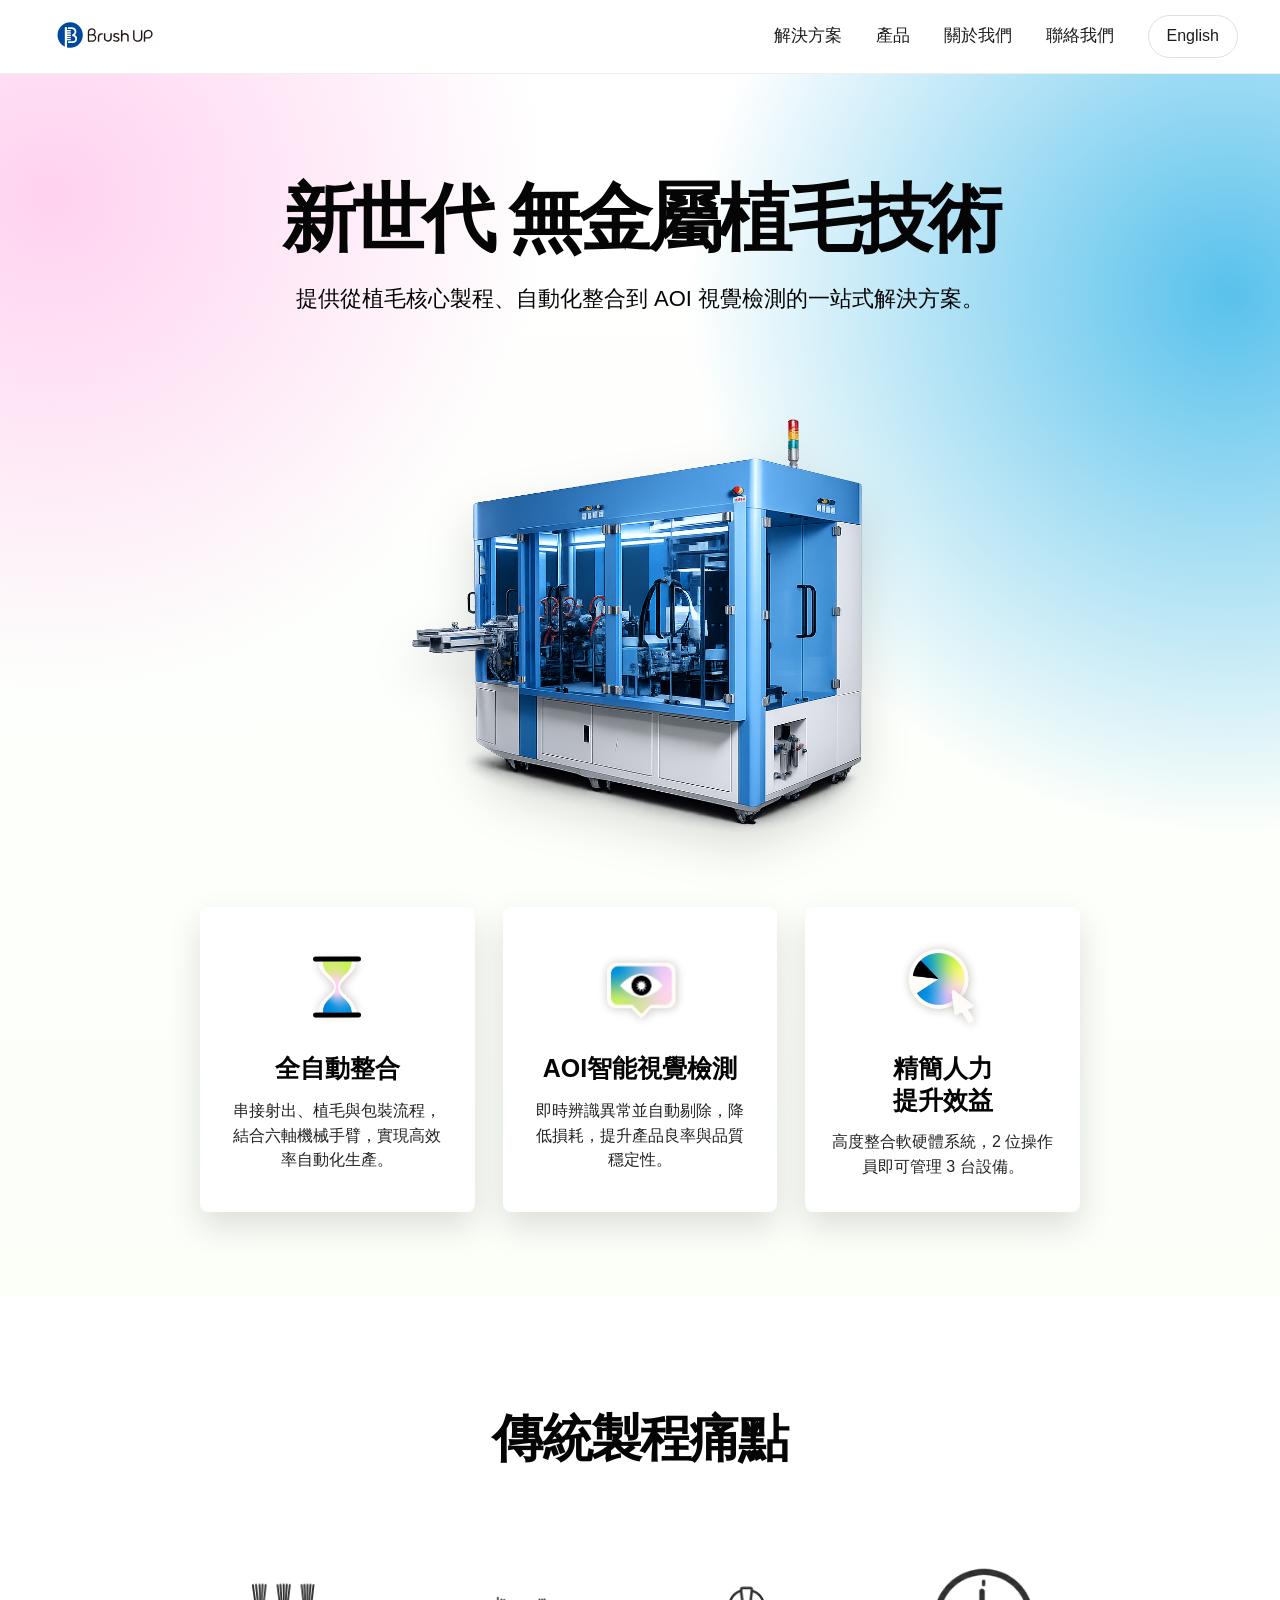
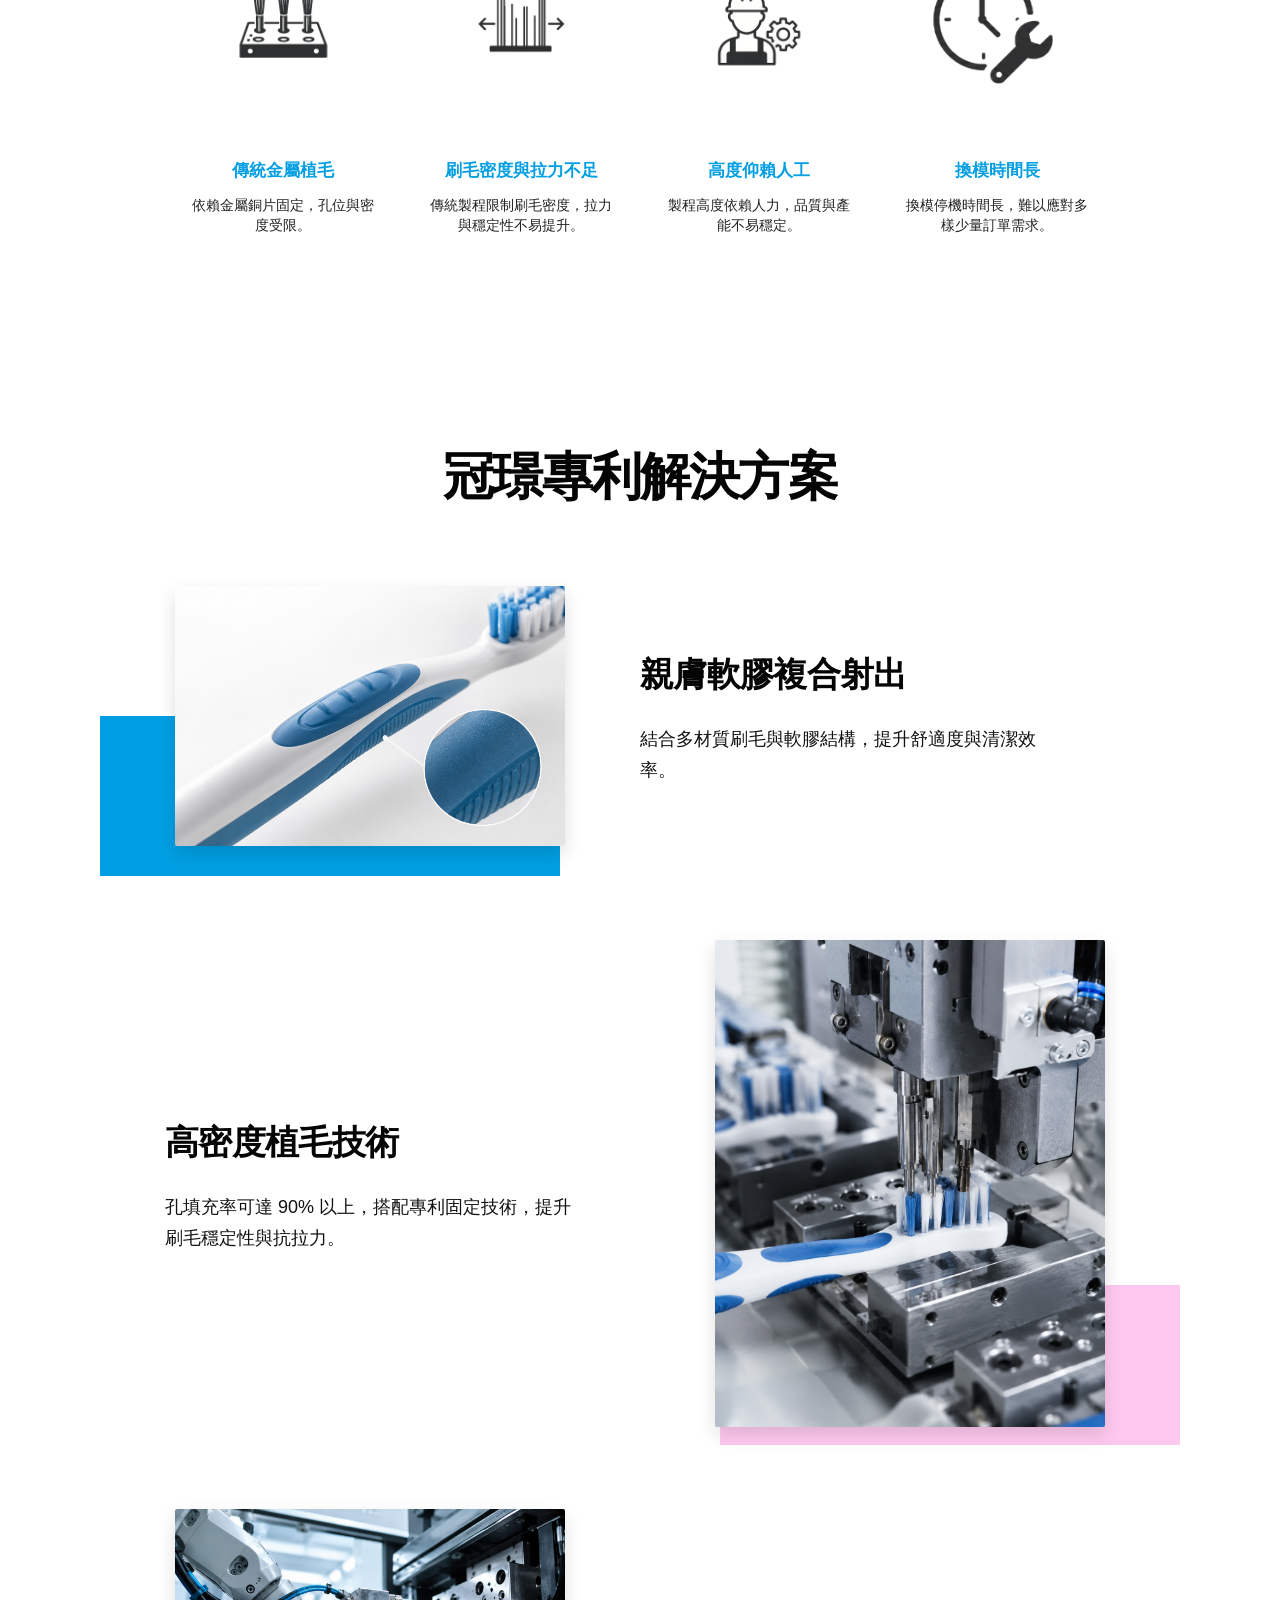
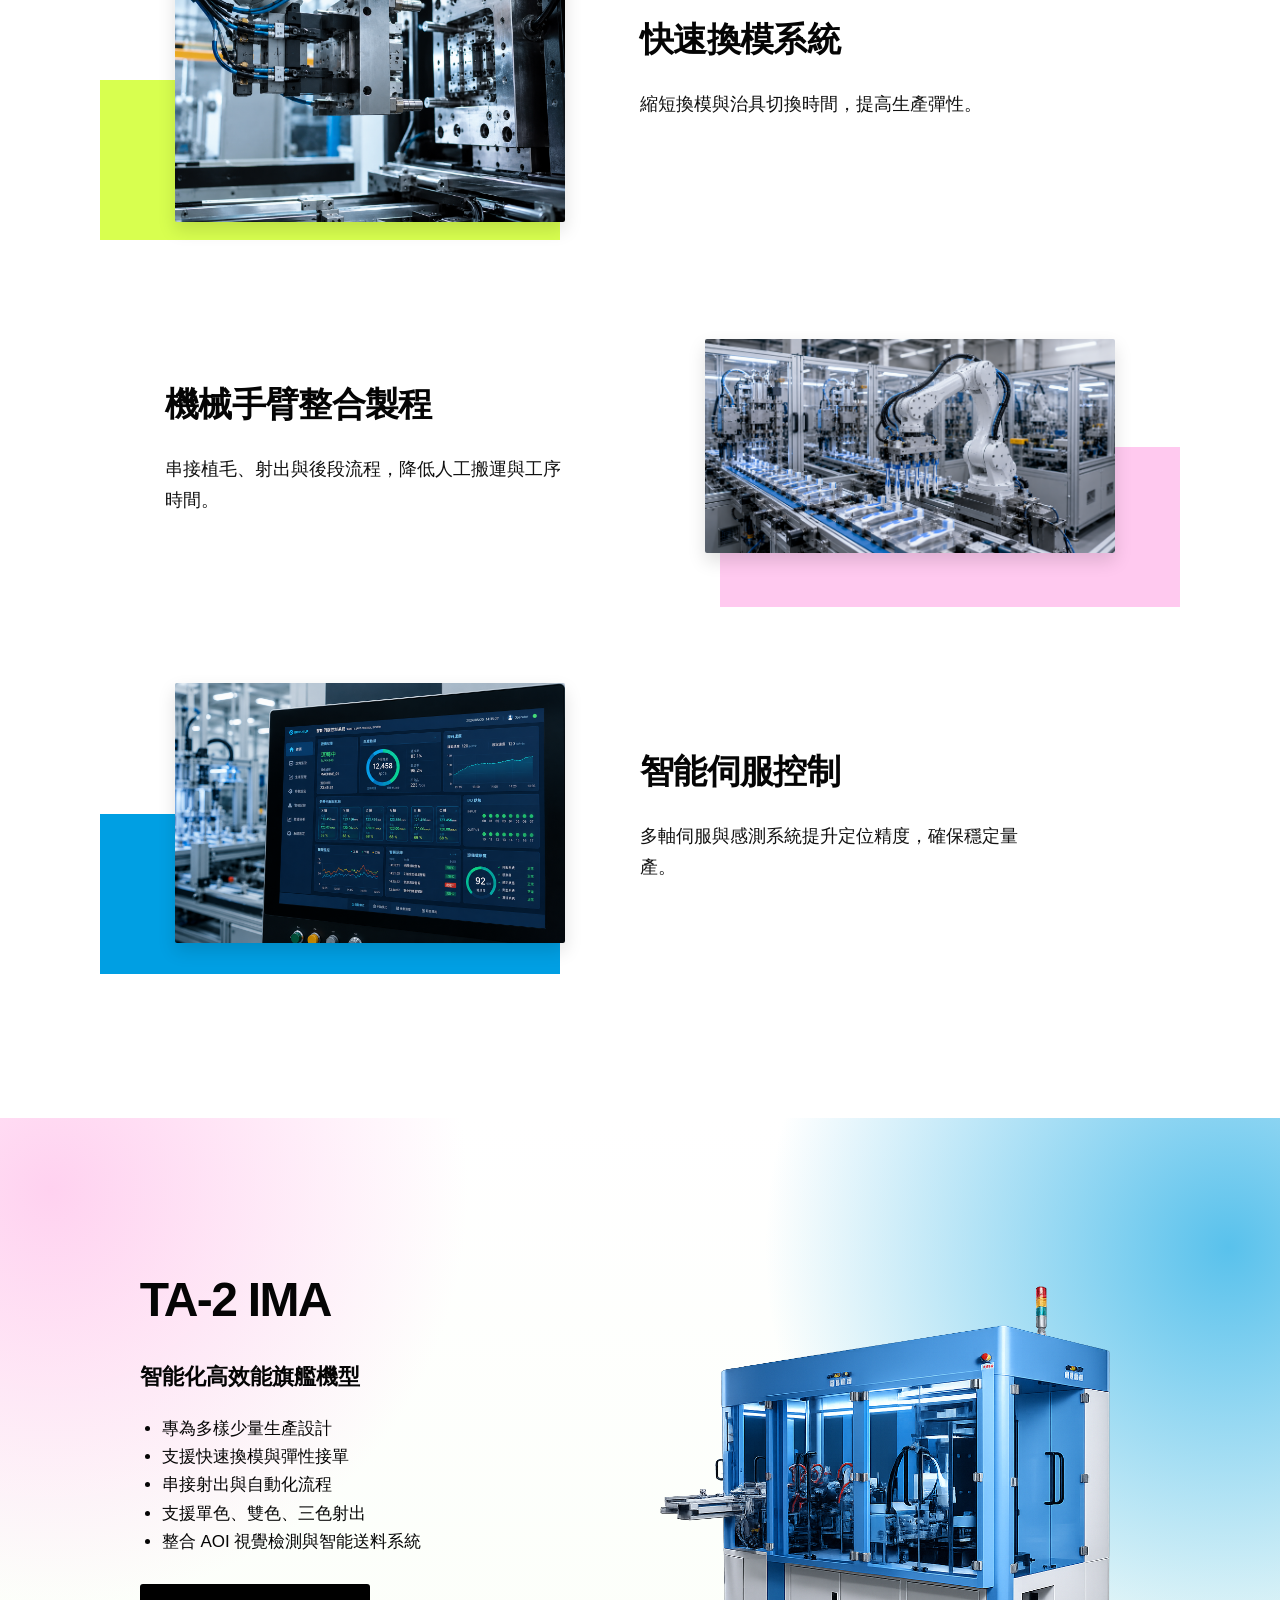
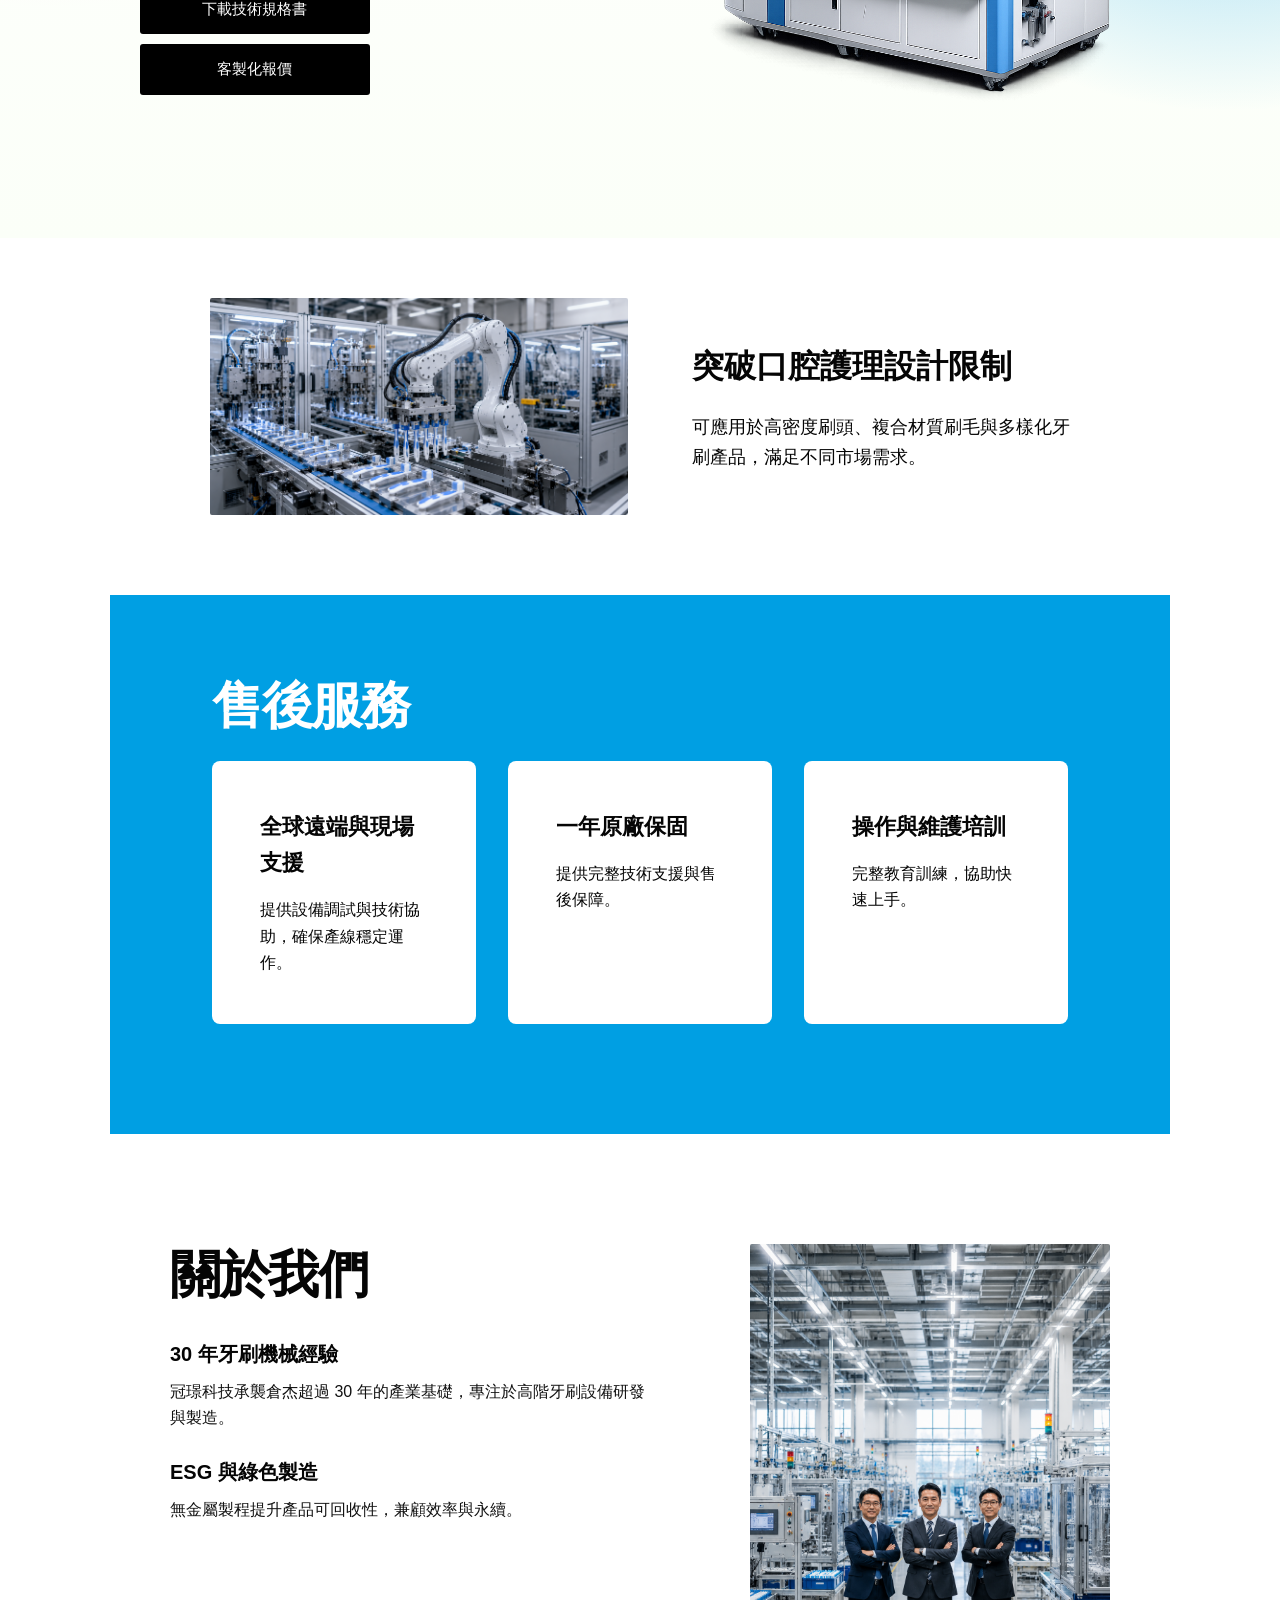
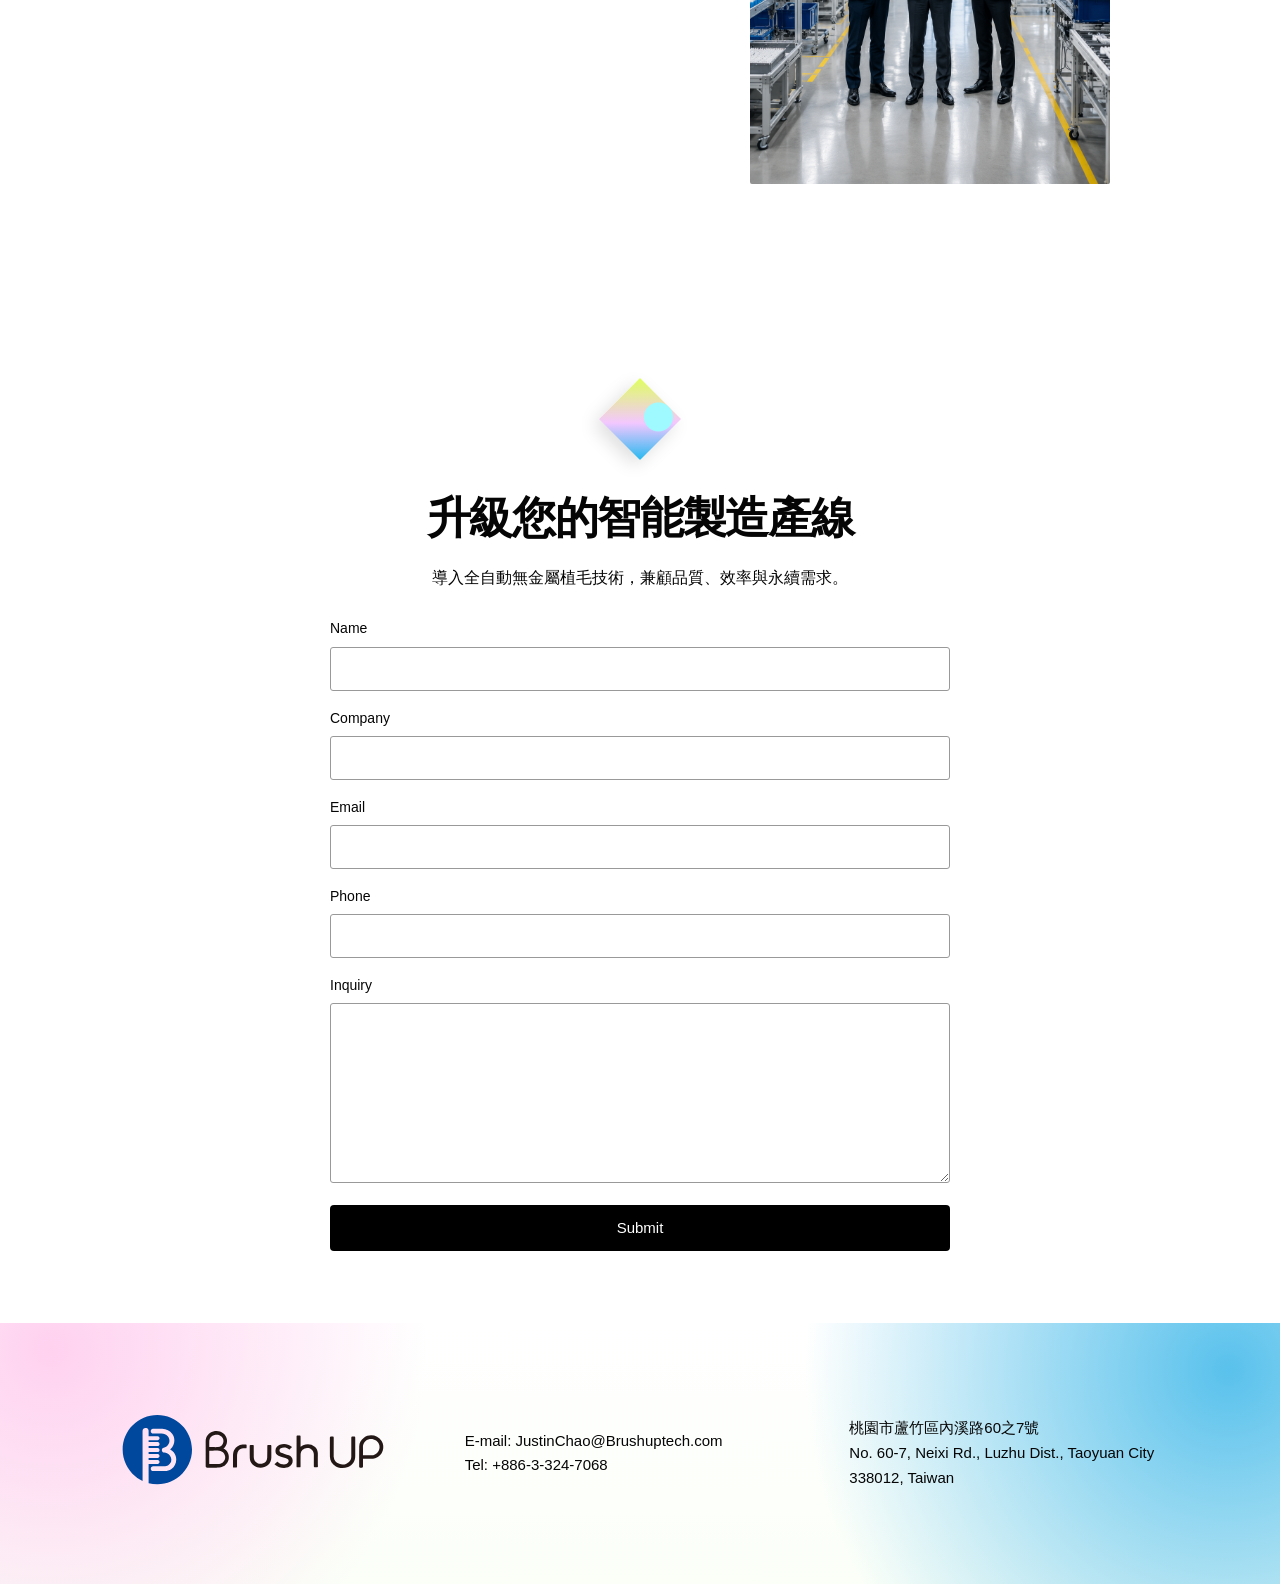
<file: index.html>
<!doctype html>
<html lang="zh-Hant">
<head>
  <meta charset="utf-8">
  <meta name="viewport" content="width=device-width, initial-scale=1">

<link rel="icon" type="image/x-icon" href="/favicon.ico?v=999">
<link rel="shortcut icon" type="image/x-icon" href="/favicon.ico?v=999">
  <link rel="apple-touch-icon" href="/favicon.png">

  <title>BrushUP｜新世代無金屬植毛技術</title>
  <meta name="description" content="提供從植毛核心製程、自動化整合到 AOI 視覺檢測的一站式解決方案。">
  <link rel="stylesheet" href="style.css">
</head>
<body>
  <header class="topbar">
    <a class="logo" href="#top"><img src="assets/logo.svg" alt="BrushUP"></a>
    <nav class="nav" aria-label="main navigation">
      <a href="#solution">解決方案</a>
      <a href="#product">產品</a>
      <a href="#about">關於我們</a>
      <a href="#contact">聯絡我們</a>
      <a href="en.html" class="lang">English</a>
    </nav>
  </header>

  <main id="top">
    <section class="hero soft-gradient">
      <div class="hero-text">
       <h1 class="hero-title fade-up">新世代 無金屬植毛技術</h1>
        <p>提供從植毛核心製程、自動化整合到 AOI 視覺檢測的一站式解決方案。</p>
      </div>
      <img class="hero-machine" src="assets/hero-machine.png" alt="BrushUP 無金屬植毛設備" class="fade-up">
      <div class="hero-cards">
        <article>
          <img src="assets/icon-automation.avif" alt="全自動整合" class="fade-up">
          <h3>全自動整合</h3>
          <p>串接射出、植毛與包裝流程，結合六軸機械手臂，實現高效率自動化生產。</p>
        </article>
        <article>
          <img src="assets/icon-aoi.avif" alt="AOI智能視覺檢測" class="fade-up">
          <h3>AOI智能視覺檢測</h3>
          <p>即時辨識異常並自動剔除，降低損耗，提升產品良率與品質穩定性。</p>
        </article>
        <article>
          <img src="assets/icon-manpower.avif" alt="精簡人力 提升效益" class="fade-up">
          <h3>精簡人力<br>提升效益</h3>
          <p>高度整合軟硬體系統，2 位操作員即可管理 3 台設備。</p>
        </article>
      </div>
    </section>

    <section class="section challenges" id="challenges">
      <h2>傳統製程痛點</h2>
      <div class="challenge-grid">
        <article><img src="assets/challenge-1.png" alt="傳統金屬植毛" class="fade-up"><h3>傳統金屬植毛</h3><p>依賴金屬銅片固定，孔位與密度受限。</p></article>
        <article><img src="assets/challenge-2.png" alt="刷毛密度與拉力不足" class="fade-up"><h3>刷毛密度與拉力不足</h3><p>傳統製程限制刷毛密度，拉力與穩定性不易提升。</p></article>
        <article><img src="assets/challenge-3.png" alt="高度仰賴人工" class="fade-up"><h3>高度仰賴人工</h3><p>製程高度依賴人力，品質與產能不易穩定。</p></article>
        <article><img src="assets/challenge-4.png" alt="換模時間長" class="fade-up"><h3>換模時間長</h3><p>換模停機時間長，難以應對多樣少量訂單需求。</p></article>
      </div>
    </section>

    <section class="section solution" id="solution">
      <h2>冠璟專利解決方案</h2>
      <div class="solution-list">
        <article class="solution-item left blue-block">
          <div class="image-wrap"><img src="assets/solution-1.png" alt="親膚軟膠複合射出" class="fade-up"></div>
          <div class="copy"><h3>親膚軟膠複合射出</h3><p>結合多材質刷毛與軟膠結構，提升舒適度與清潔效率。</p></div>
        </article>
        <article class="solution-item right pink-block">
          <div class="image-wrap"><img src="assets/solution-2.png" alt="高密度植毛技術" class="fade-up"></div>
          <div class="copy"><h3>高密度植毛技術</h3><p>孔填充率可達 90% 以上，搭配專利固定技術，提升刷毛穩定性與抗拉力。</p></div>
        </article>
        <article class="solution-item left green-block">
          <div class="image-wrap"><img src="assets/solution-3.png" alt="快速換模系統" class="fade-up"></div>
          <div class="copy"><h3>快速換模系統</h3><p>縮短換模與治具切換時間，提高生產彈性。</p></div>
        </article>
        <article class="solution-item right pink-block small-img">
          <div class="image-wrap"><img src="assets/solution-4.png" alt="機械手臂整合製程" class="fade-up"></div>
          <div class="copy"><h3>機械手臂整合製程</h3><p>串接植毛、射出與後段流程，降低人工搬運與工序時間。</p></div>
        </article>
        <article class="solution-item left blue-block">
          <div class="image-wrap"><img src="assets/solution-5.png" alt="智能伺服控制" class="fade-up"></div>
          <div class="copy"><h3>智能伺服控制</h3><p>多軸伺服與感測系統提升定位精度，確保穩定量產。</p></div>
        </article>
      </div>
    </section>

    <section class="product soft-gradient" id="product">
      <div class="product-copy">
        <h2>TA-2 IMA</h2>
        <h3>智能化高效能旗艦機型</h3>
        <ul>
          <li>專為多樣少量生產設計</li>
          <li>支援快速換模與彈性接單</li>
          <li>串接射出與自動化流程</li>
          <li>支援單色、雙色、三色射出</li>
          <li>整合 AOI 視覺檢測與智能送料系統</li>
        </ul>
        <div class="buttons"><a href="#" class="btn">下載技術規格書</a><a href="#contact" class="btn">客製化報價</a></div>
      </div>
      <img src="assets/product-machine.png" alt="TA-2 IMA 智能化高效能旗艦機型" class="fade-up">
    </section>

    <section class="section application">
      <div class="application-grid">
        <img src="assets/solution-4.png" alt="突破口腔護理設計限制" class="fade-up">
        <div><h3>突破口腔護理設計限制</h3><p>可應用於高密度刷頭、複合材質刷毛與多樣化牙刷產品，滿足不同市場需求。</p></div>
      </div>
    </section>

    <section class="service-band">
      <h2>售後服務</h2>
      <div class="service-cards">
        <article><h3>全球遠端與現場支援</h3><p>提供設備調試與技術協助，確保產線穩定運作。</p></article>
        <article><h3>一年原廠保固</h3><p>提供完整技術支援與售後保障。</p></article>
        <article><h3>操作與維護培訓</h3><p>完整教育訓練，協助快速上手。</p></article>
      </div>
    </section>

    <section class="section about" id="about">
      <div class="about-copy">
        <h2>關於我們</h2>
        <h3>30 年牙刷機械經驗</h3>
        <p>冠璟科技承襲倉杰超過 30 年的產業基礎，專注於高階牙刷設備研發與製造。</p>
        <h3>ESG 與綠色製造</h3>
        <p>無金屬製程提升產品可回收性，兼顧效率與永續。</p>
     </div>
      <img src="assets/factory-team.png" alt="BrushUP 工廠團隊" class="fade-up">
    </section>

    <section class="contact" id="contact">
      <div class="diamond"></div>
      <h2>升級您的智能製造產線</h2>
      <p>導入全自動無金屬植毛技術，兼顧品質、效率與永續需求。</p>
<form action="https://formspree.io/f/mkolgznl" method="POST">

  <label>
    Name
    <input type="text" name="name" required>
  </label>

  <label>
    Company
    <input type="text" name="company">
  </label>

  <label>
    Email
    <input type="email" name="email" required>
  </label>

  <label>
    Phone
    <input type="tel" name="phone">
  </label>

  <label>
    Inquiry
    <textarea name="message" rows="5" required></textarea>
  </label>

  <input
    type="hidden"
    name="_subject"
    value="Brush Up Technology Website Inquiry"
  >

  <button type="submit">Submit</button>

</form>
    </section>
  </main>

<footer class="footer soft-gradient">

  <div class="footer-brand">
    <img src="assets/logo.svg" alt="BrushUP">
  </div>

  <p>
    E-mail: JustinChao@Brushuptech.com<br>
    Tel: +886-3-324-7068
  </p>

  <address>
    桃園市蘆竹區內溪路60之7號<br>
    No. 60-7, Neixi Rd., Luzhu Dist., Taoyuan City 338012, Taiwan
  </address>

</footer>
  <script>
  const animatedElements = document.querySelectorAll('.fade-up, .fade-left, .fade-right');

  const observer = new IntersectionObserver((entries) => {
    entries.forEach(entry => {
      if (entry.isIntersecting) {
        entry.target.classList.add('show');
      }
    });
  }, {
    threshold: 0.2
  });

  animatedElements.forEach(el => observer.observe(el));
</script>
</body>
</html>
</file>
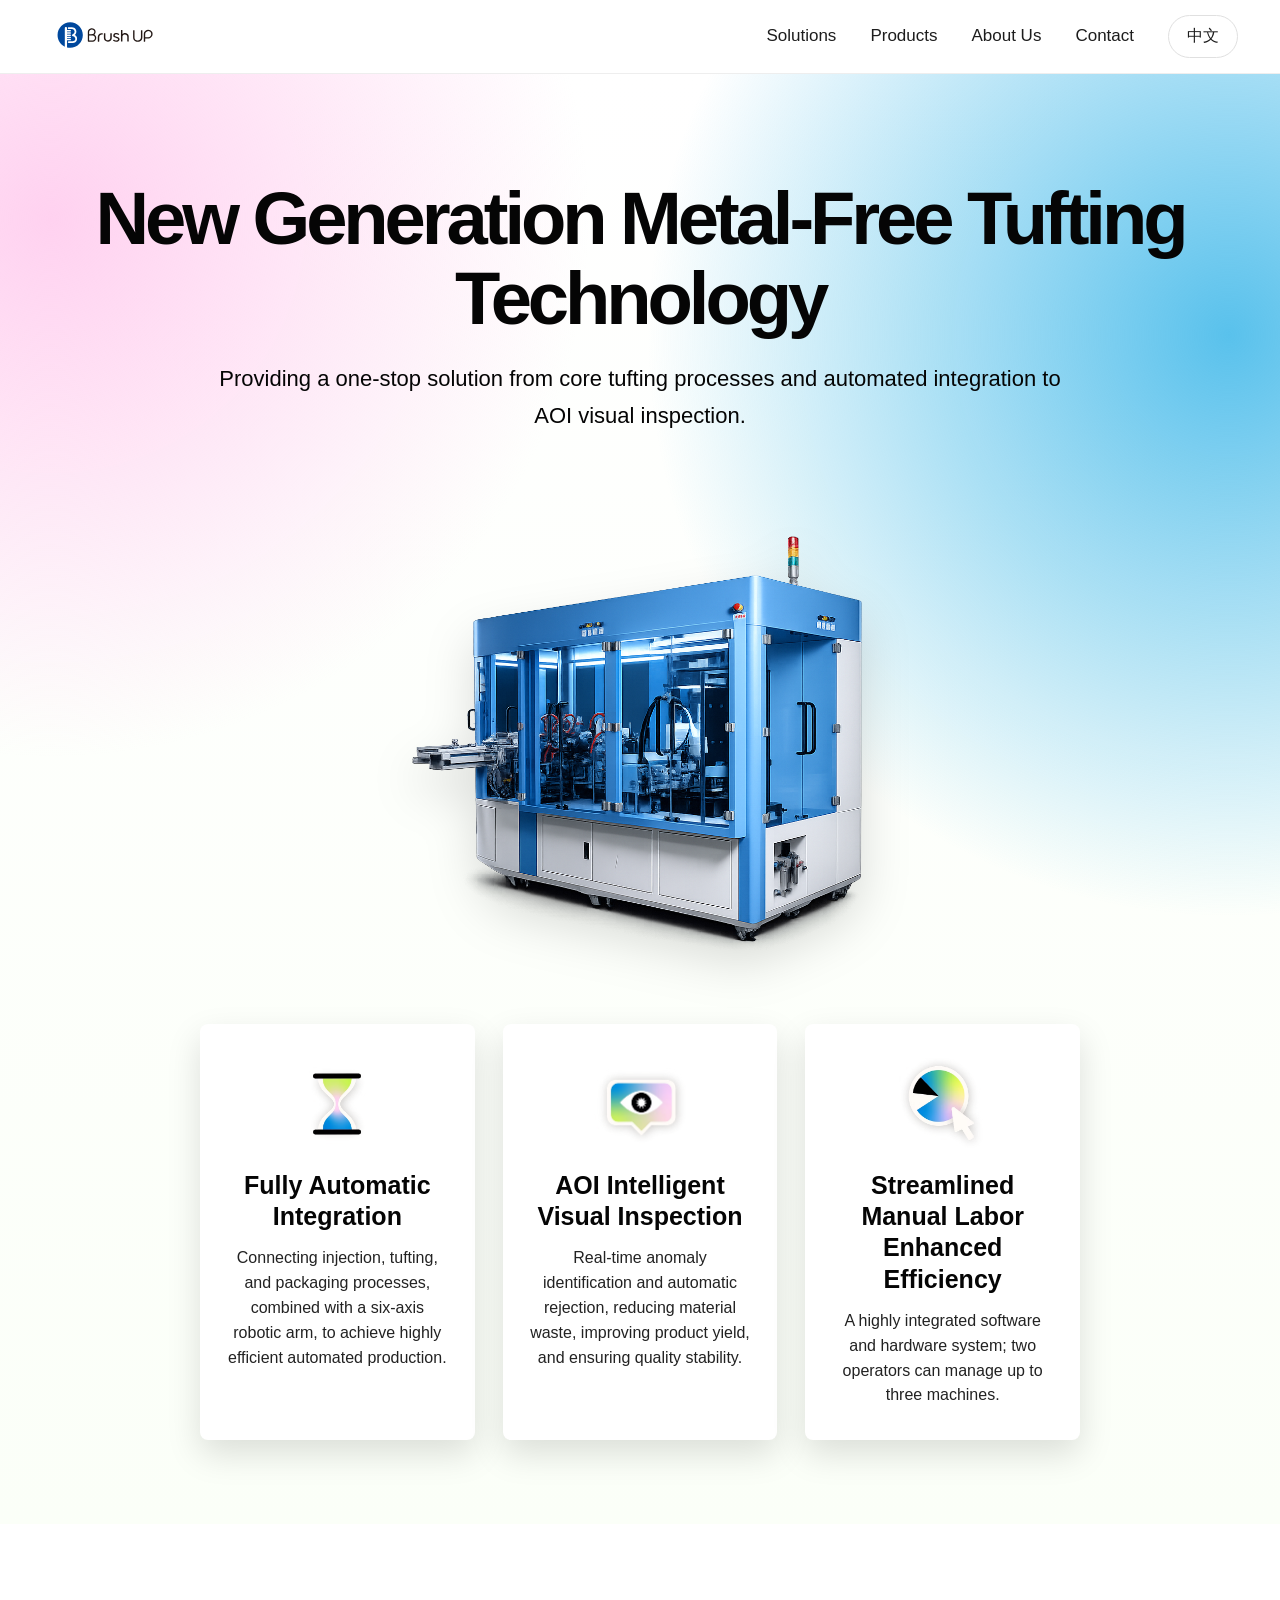
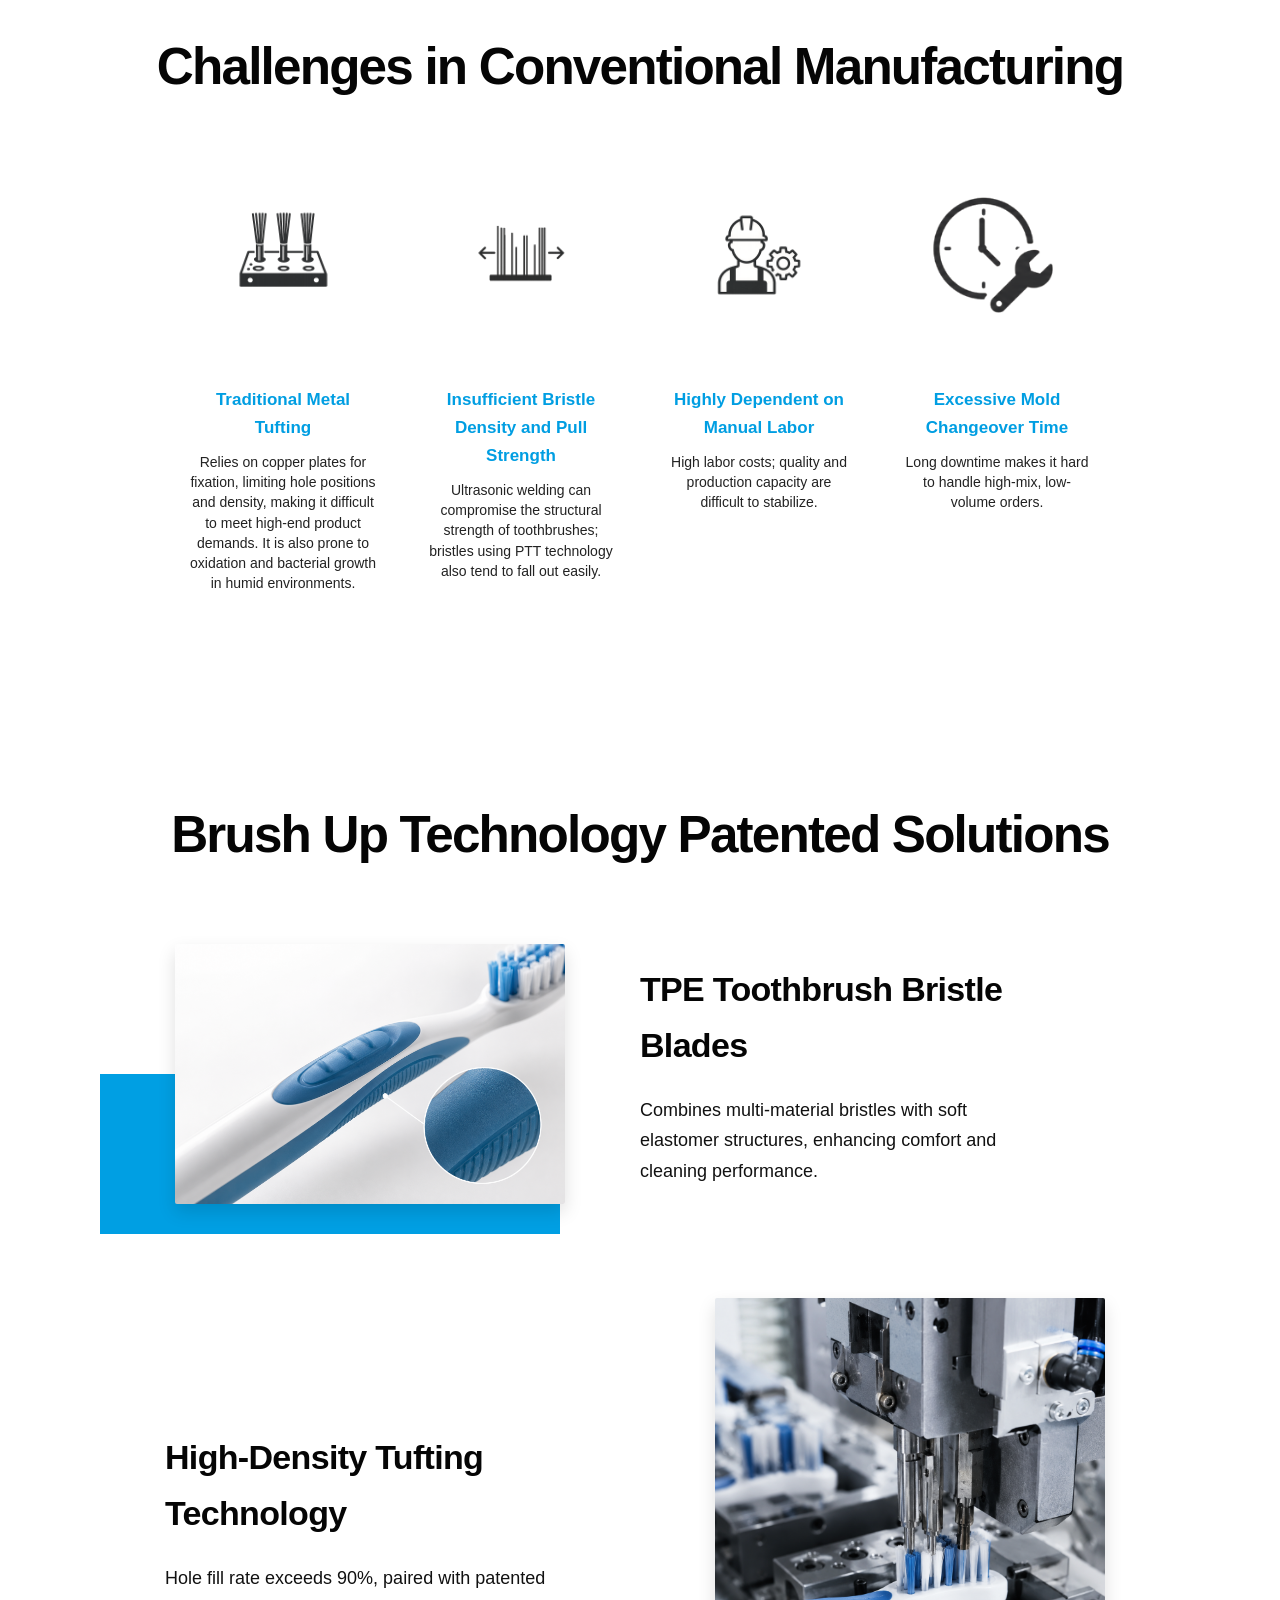
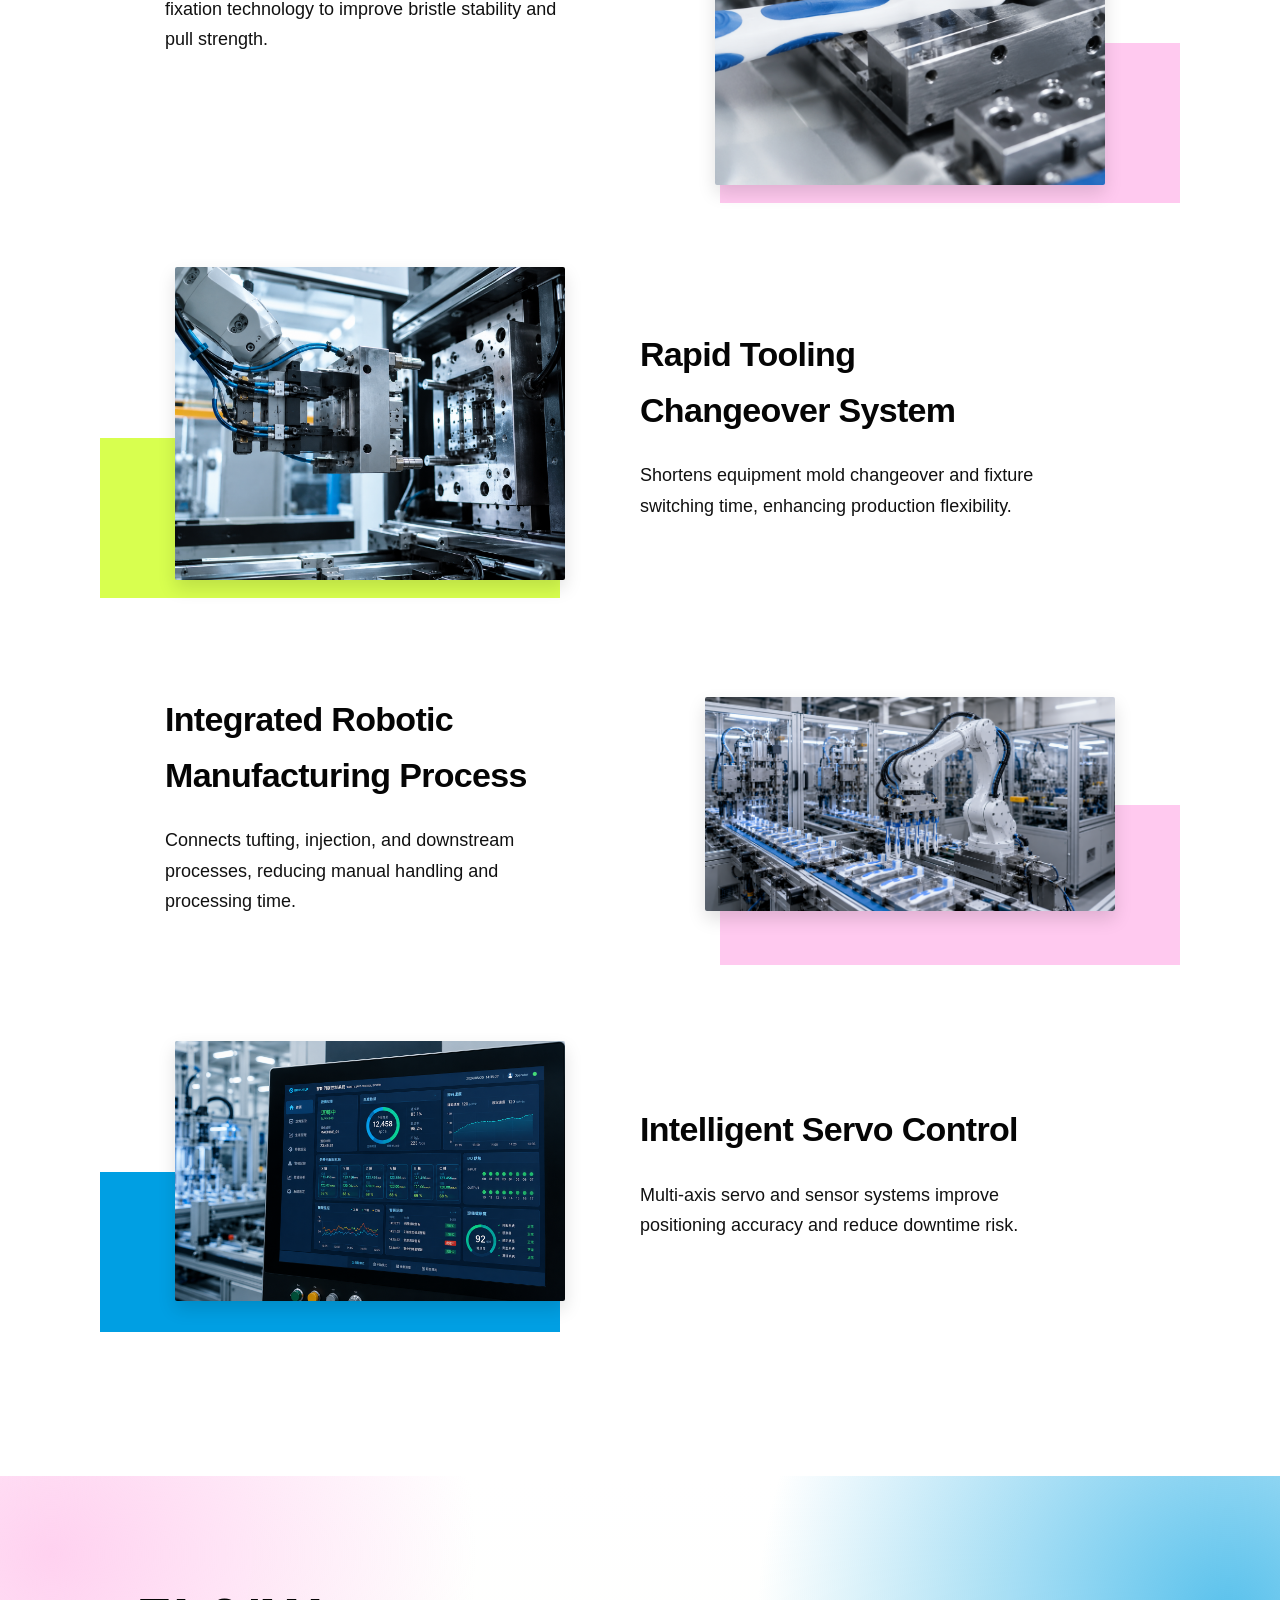
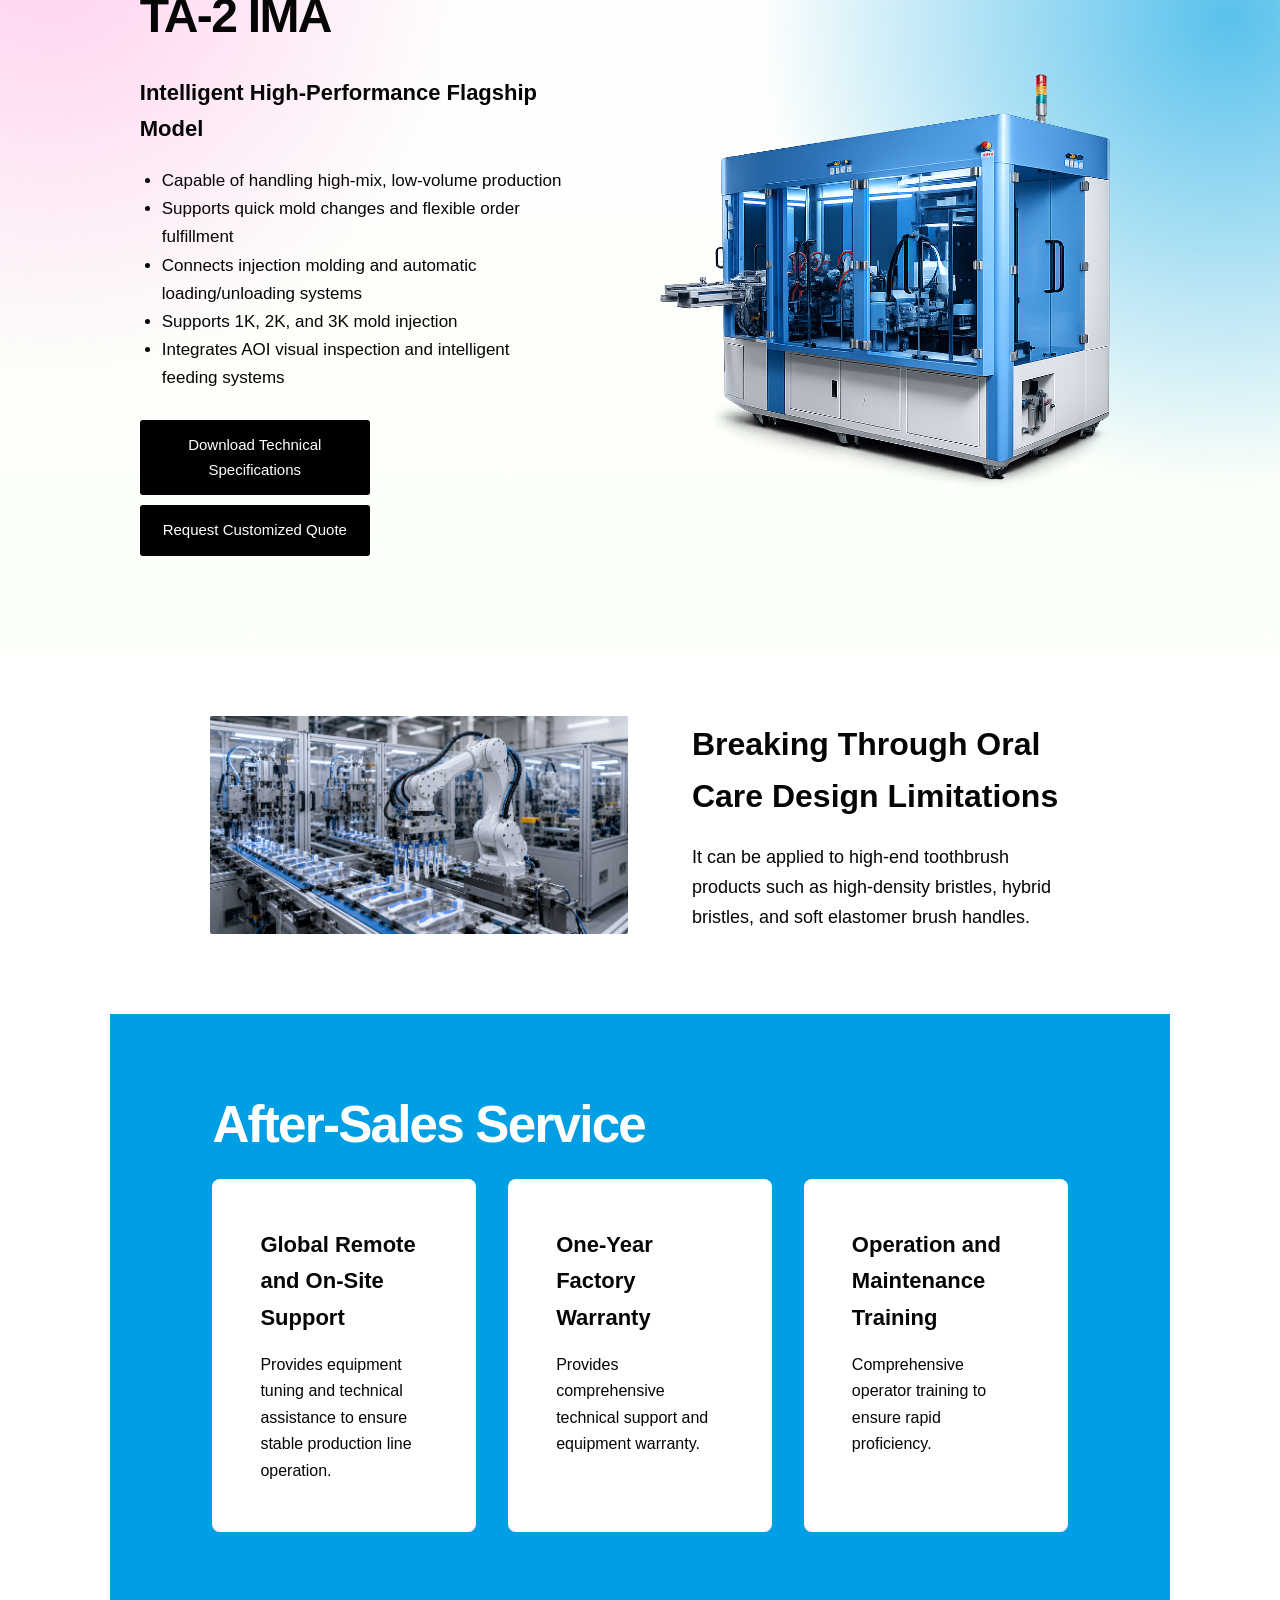
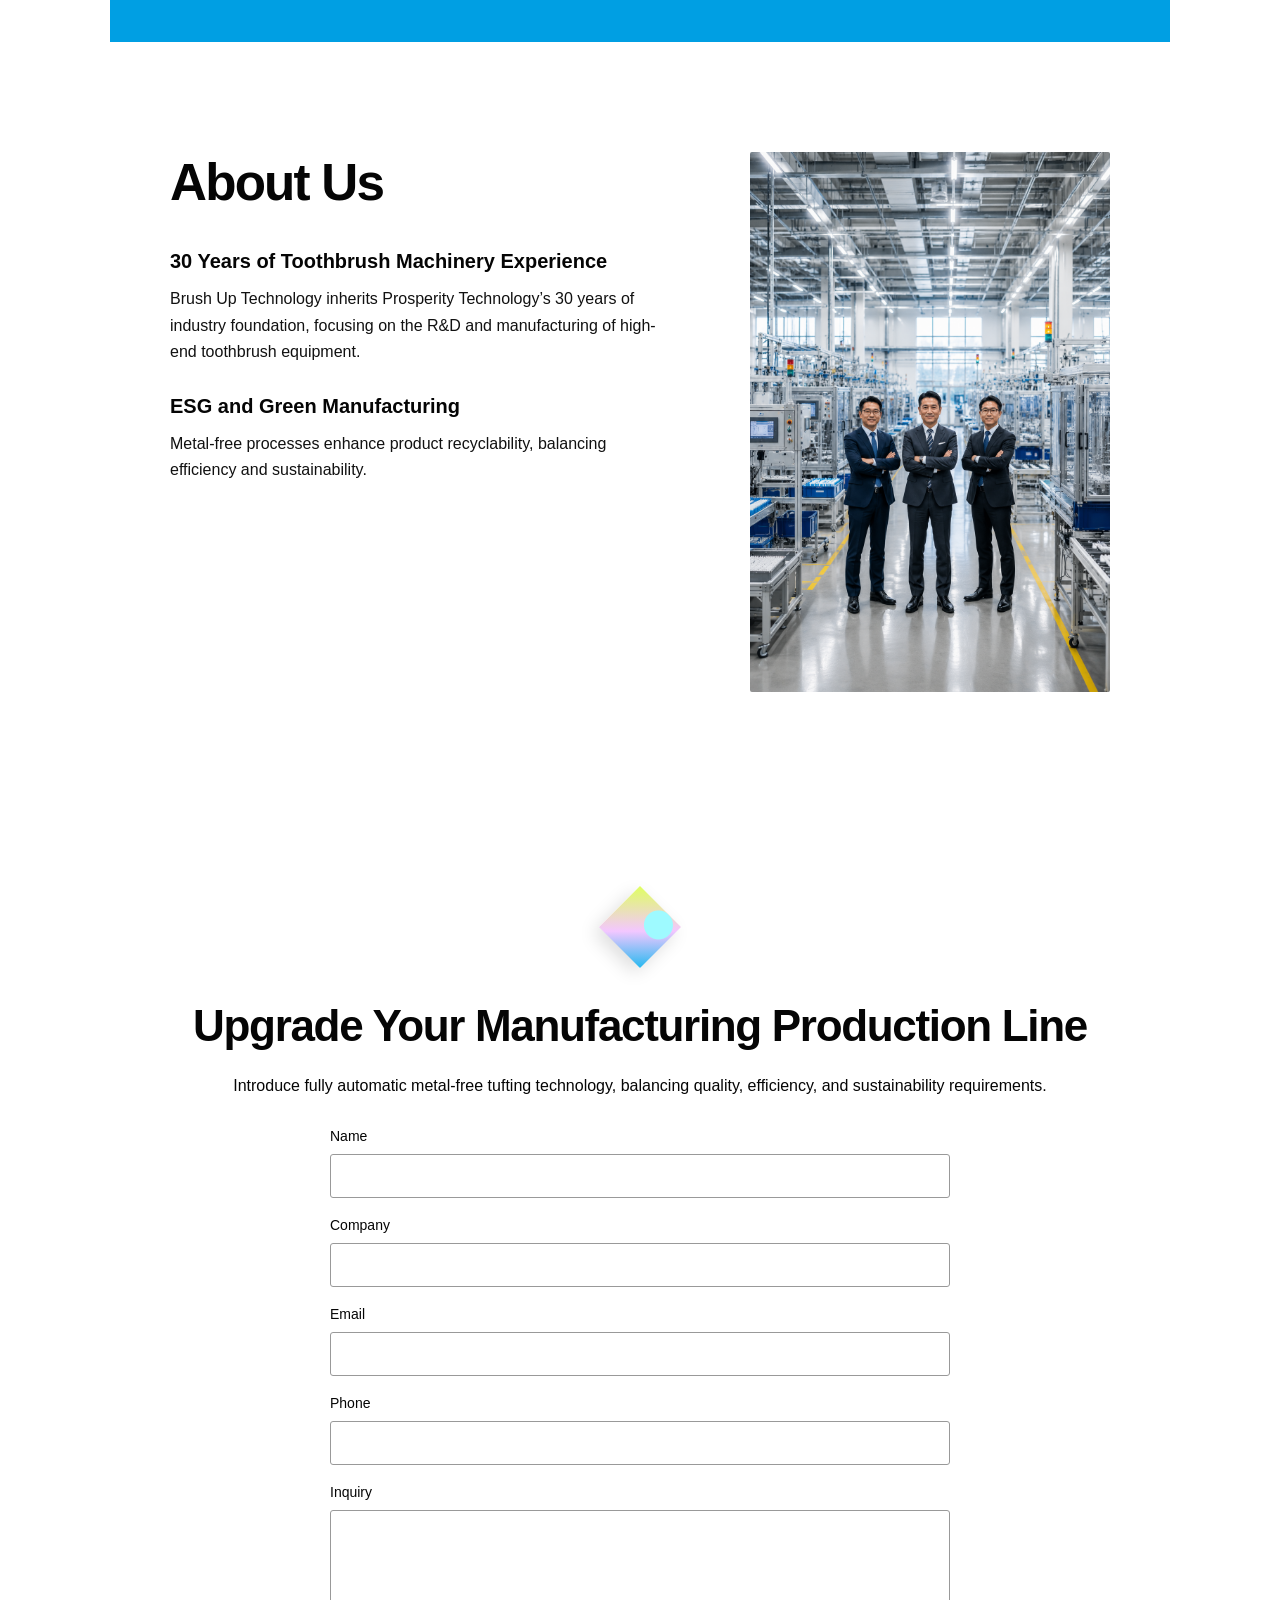
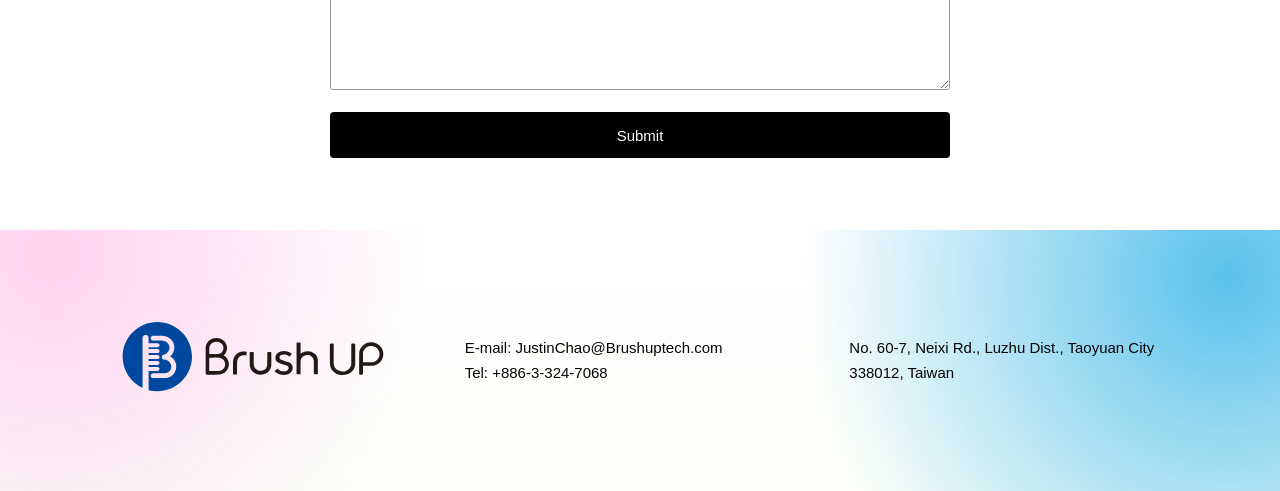
<file: en.html>
<!doctype html>
<html lang="en">
<head>
  <meta charset="utf-8">
  <meta name="viewport" content="width=device-width, initial-scale=1">

  <link rel="icon" type="image/x-icon" href="/favicon.ico?v=999">
  <link rel="shortcut icon" type="image/x-icon" href="/favicon.ico?v=999">
  <link rel="apple-touch-icon" href="/favicon.png">

  <title>BrushUP | New Generation Metal-Free Tufting Technology</title>
  <meta name="description" content="Providing a one-stop solution from core tufting processes and automated integration to AOI visual inspection.">
  <link rel="alternate" hreflang="zh-Hant" href="index.html">
  <link rel="stylesheet" href="style.css">
</head>
<body>
  <header class="topbar">
    <a class="logo" href="#top"><img src="assets/logo.svg" alt="BrushUP"></a>
    <nav class="nav" aria-label="main navigation">
      <a href="#solution">Solutions</a>
      <a href="#product">Products</a>
      <a href="#about">About Us</a>
      <a href="#contact">Contact</a>
      <a href="index.html" class="lang">中文</a>
    </nav>
  </header>

  <main id="top">
    <section class="hero soft-gradient">
      <div class="hero-text">
        <h1>New Generation Metal-Free Tufting Technology</h1>
        <p>Providing a one-stop solution from core tufting processes and automated integration to AOI visual inspection.</p>
      </div>
      <img class="hero-machine" src="assets/hero-machine.png" alt="BrushUP metal-free tufting equipment">
      <div class="hero-cards">
        <article>
          <img src="assets/icon-automation.avif" alt="Fully Automatic Integration" class="fade-up">
          <h3>Fully Automatic Integration</h3>
          <p>Connecting injection, tufting, and packaging processes, combined with a six-axis robotic arm, to achieve highly efficient automated production.</p>
        </article>
        <article>
          <img src="assets/icon-aoi.avif" alt="AOI Intelligent Visual Inspection" class="fade-up">
          <h3>AOI Intelligent Visual Inspection</h3>
          <p>Real-time anomaly identification and automatic rejection, reducing material waste, improving product yield, and ensuring quality stability.</p>
        </article>
        <article>
          <img src="assets/icon-manpower.avif" alt="Streamlined Manual Labor, Enhanced Efficiency" class="fade-up">
          <h3>Streamlined Manual Labor<br>Enhanced Efficiency</h3>
          <p>A highly integrated software and hardware system; two operators can manage up to three machines.</p>
        </article>
      </div>
    </section>

    <section class="section challenges" id="challenges">
      <h2>Challenges in Conventional Manufacturing</h2>
      <div class="challenge-grid">
        <article><img src="assets/challenge-1.png" alt="Traditional Metal Tufting" class="fade-up"><h3>Traditional Metal Tufting</h3><p>Relies on copper plates for fixation, limiting hole positions and density, making it difficult to meet high-end product demands. It is also prone to oxidation and bacterial growth in humid environments.</p></article>
        <article><img src="assets/challenge-2.png" alt="Insufficient Bristle Density and Pull Strength" class="fade-up"><h3>Insufficient Bristle Density and Pull Strength</h3><p>Ultrasonic welding can compromise the structural strength of toothbrushes; bristles using PTT technology also tend to fall out easily.</p></article>
        <article><img src="assets/challenge-3.png" alt="Highly Dependent on Manual Labor" class="fade-up"><h3>Highly Dependent on Manual Labor</h3><p>High labor costs; quality and production capacity are difficult to stabilize.</p></article>
        <article><img src="assets/challenge-4.png" alt="Excessive Mold Changeover Time" class="fade-up"><h3>Excessive Mold Changeover Time</h3><p>Long downtime makes it hard to handle high-mix, low-volume orders.</p></article>
      </div>
    </section>

    <section class="section solution" id="solution">
      <h2>Brush Up Technology Patented Solutions</h2>
      <div class="solution-list">
        <article class="solution-item left blue-block">
          <div class="image-wrap"><img src="assets/solution-1.png" alt="TPE Toothbrush Bristle Blades" class="fade-up"></div>
          <div class="copy"><h3>TPE Toothbrush Bristle Blades</h3><p>Combines multi-material bristles with soft elastomer structures, enhancing comfort and cleaning performance.</p></div>
        </article>
        <article class="solution-item right pink-block">
          <div class="image-wrap"><img src="assets/solution-2.png" alt="High-Density Tufting Technology" class="fade-up"></div>
          <div class="copy"><h3>High-Density Tufting Technology</h3><p>Hole fill rate exceeds 90%, paired with patented fixation technology to improve bristle stability and pull strength.</p></div>
        </article>
        <article class="solution-item left green-block">
          <div class="image-wrap"><img src="assets/solution-3.png" alt="Rapid Tooling Changeover System" class="fade-up"></div>
          <div class="copy"><h3>Rapid Tooling Changeover System</h3><p>Shortens equipment mold changeover and fixture switching time, enhancing production flexibility.</p></div>
        </article>
        <article class="solution-item right pink-block small-img">
          <div class="image-wrap"><img src="assets/solution-4.png" alt="Integrated Robotic Manufacturing Process" class="fade-up"></div>
          <div class="copy"><h3>Integrated Robotic Manufacturing Process</h3><p>Connects tufting, injection, and downstream processes, reducing manual handling and processing time.</p></div>
        </article>
        <article class="solution-item left blue-block">
          <div class="image-wrap"><img src="assets/solution-5.png" alt="Intelligent Servo Control" class="fade-up"></div>
          <div class="copy"><h3>Intelligent Servo Control</h3><p>Multi-axis servo and sensor systems improve positioning accuracy and reduce downtime risk.</p></div>
        </article>
      </div>
    </section>

    <section class="product soft-gradient" id="product">
      <div class="product-copy">
        <h2>TA-2 IMA</h2>
        <h3>Intelligent High-Performance Flagship Model</h3>
        <ul>
          <li>Capable of handling high-mix, low-volume production</li>
          <li>Supports quick mold changes and flexible order fulfillment</li>
          <li>Connects injection molding and automatic loading/unloading systems</li>
          <li>Supports 1K, 2K, and 3K mold injection</li>
          <li>Integrates AOI visual inspection and intelligent feeding systems</li>
        </ul>
        <div class="buttons"><a href="#" class="btn">Download Technical Specifications</a><a href="#contact" class="btn">Request Customized Quote</a></div>
      </div>
      <img src="assets/product-machine.png" alt="TA-2 IMA Intelligent High-Performance Flagship Model" class="fade-up">
    </section>

    <section class="section application">
      <div class="application-grid">
        <img src="assets/solution-4.png" alt="Breaking Through Oral Care Design Limitations" class="fade-up">
        <div><h3>Breaking Through Oral Care Design Limitations</h3><p>It can be applied to high-end toothbrush products such as high-density bristles, hybrid bristles, and soft elastomer brush handles.</p></div>
      </div>
    </section>

    <section class="service-band">
      <h2>After-Sales Service</h2>
      <div class="service-cards">
        <article><h3>Global Remote and On-Site Support</h3><p>Provides equipment tuning and technical assistance to ensure stable production line operation.</p></article>
        <article><h3>One-Year Factory Warranty</h3><p>Provides comprehensive technical support and equipment warranty.</p></article>
        <article><h3>Operation and Maintenance Training</h3><p>Comprehensive operator training to ensure rapid proficiency.</p></article>
      </div>
    </section>

    <section class="section about" id="about">
      <div class="about-copy">
        <h2>About Us</h2>
        <h3>30 Years of Toothbrush Machinery Experience</h3>
        <p>Brush Up Technology inherits Prosperity Technology’s 30 years of industry foundation, focusing on the R&amp;D and manufacturing of high-end toothbrush equipment.</p>
        <h3>ESG and Green Manufacturing</h3>
        <p>Metal-free processes enhance product recyclability, balancing efficiency and sustainability.</p>
        </div>
      <img src="assets/factory-team.png" alt="BrushUP factory team" class="fade-up">
    </section>

    <section class="contact" id="contact">
      <div class="diamond"></div>
      <h2>Upgrade Your Manufacturing Production Line</h2>
      <p>Introduce fully automatic metal-free tufting technology, balancing quality, efficiency, and sustainability requirements.</p>
<form action="https://formspree.io/f/xdarogey" method="POST">

  <label>
    Name
    <input type="text" name="name" required>
  </label>

  <label>
    Company
    <input type="text" name="company">
  </label>

  <label>
    Email
    <input type="email" name="email" required>
  </label>

  <label>
    Phone
    <input type="tel" name="phone">
  </label>

  <label>
    Inquiry
    <textarea name="message" rows="5" required></textarea>
  </label>

  <input
    type="hidden"
    name="_subject"
    value="Brush Up Technology Website Inquiry"
  >

  <button type="submit">Submit</button>

</form>
    </section>
  </main>

  <footer class="footer soft-gradient">
    <img src="assets/logo.svg" alt="BrushUP">
    <p>E-mail: JustinChao@Brushuptech.com<br>Tel: +886-3-324-7068</p>
    <address>No. 60-7, Neixi Rd., Luzhu Dist., Taoyuan City 338012, Taiwan</address>
  </footer>
  <script>
  const animatedElements = document.querySelectorAll('.fade-up, .fade-left, .fade-right');

  const observer = new IntersectionObserver((entries) => {
    entries.forEach(entry => {
      if (entry.isIntersecting) {
        entry.target.classList.add('show');
      }
    });
  }, {
    threshold: 0.2
  });

  animatedElements.forEach(el => observer.observe(el));
</script>
</body>
</html>
</file>
<file: style.css>
:root{
  --blue:#009fe3;
  --pink:#ffd2f2;
  --green:#d9ff52;
  --pale-blue:#dff5ff;
  --ink:#050505;
  --muted:#333;
  --shadow:0 14px 34px rgba(0,0,0,.13);
}

*{box-sizing:border-box}
html{scroll-behavior:smooth}
body{
  margin:0;
  font-family:Arial,"Noto Sans TC","Microsoft JhengHei",sans-serif;
  color:var(--ink);
  background:#fff;
  font-size:18px;
  line-height:1.65;
}
img{max-width:100%;display:block}
a{color:inherit;text-decoration:none}

.topbar{
  height:74px;
  display:flex;
  align-items:center;
  justify-content:space-between;
  padding:0 42px;
  background:#fff;
  position:sticky;
  top:0;
  z-index:10;
  border-bottom:1px solid #eee;
}

.topbar{
  transition: transform .3s ease;
}

.topbar.hide{
  transform: translateY(-100%);
}

.logo img{
  width:128px;
  height:auto;
}
.nav{
  display:flex;
  gap:34px;
  align-items:center;
  font-size:17px;
}
.nav a{opacity:.9}
.nav .lang{
  font-size:16px;
  border:1px solid #ddd;
  border-radius:999px;
  padding:7px 18px;
}

.soft-gradient{
  background:
    radial-gradient(circle at 4% 10%,rgba(255,207,239,.95),transparent 30%),
    radial-gradient(circle at 96% 18%,rgba(80,190,235,.95),transparent 34%),
    linear-gradient(180deg,#fff 0%,#fbfff8 100%);
}

.hero{
  min-height:840px;
  text-align:center;
  padding:105px 20px 84px;
  overflow:hidden;
}

.hero-text h1{
  font-size:clamp(58px,5.8vw,92px);
  line-height:1.08;
  margin:0 0 22px;
  font-weight:900;
  letter-spacing:-.055em;
  font-family: "Noto Sans TC", sans-serif
}
.hero-text p{
  font-size:22px;
  margin:0 auto 34px;
  max-width:860px;
}
.hero-machine{
  width:min(520px,82vw);
  margin:0 auto 36px;
  filter:drop-shadow(0 22px 24px rgba(0,0,0,.14));
}
.hero-cards{
  width:min(880px,calc(100% - 30px));
  margin:0 auto;
  display:grid;
  grid-template-columns:repeat(3,1fr);
  gap:28px;
}
.hero-cards article{
  background:#fff;
  border-radius:8px;
  box-shadow:var(--shadow);
  padding:34px 26px 32px;
  min-height:250px;
}
.hero-cards img{
  height:92px;
  width:92px;
  margin:0 auto 20px;
  object-fit:contain;
}
.hero-cards h3{
  font-size:25px;
  line-height:1.25;
  margin:0 0 14px;
  font-weight:900;
}
.hero-cards p{
  font-size:16px;
  margin:0;
  color:#222;
  line-height:1.55;
}

.section{padding:112px 20px}
.section h2,
.service-band h2{
  font-size:clamp(42px,4vw,58px);
  line-height:1.2;
  text-align:center;
  margin:0 0 78px;
  font-weight:900;
  letter-spacing:-.035em;
  font-family: "Noto Sans TC", sans-serif;
}

.challenge-grid{
  width:min(900px,100%);
  margin:0 auto;
  display:grid;
  grid-template-columns:repeat(4,1fr);
  gap:52px;
}
.challenge-grid article{text-align:center}
.challenge-grid img{
  height:160px;
  object-fit:contain;
  margin:0 auto 50px;
}
.challenge-grid h3{
  font-size:17px;
  color:#009ee2;
  margin:0 0 10px;
  font-weight:900;
  font-family: "Noto Sans TC", sans-serif;
}
.challenge-grid p{
  font-size:14px;
  line-height:1.45;
  margin:0;
  color:#222;
}

.solution{padding-top:98px}
.solution h2{margin-bottom:66px;font-family: "Noto Sans TC", sans-serif;}
.solution-list{
  width:min(1080px,100%);
  margin:0 auto;
  display:grid;
  gap:82px;
}
.solution-item{
  position:relative;
  display:grid;
  grid-template-columns:1fr 1fr;
  align-items:center;
  min-height:285px;
}
.solution-item::before{
  content:"";
  position:absolute;
  z-index:0;
  width:460px;
  height:160px;
}
.solution-item.blue-block::before{background:#009fe3}
.solution-item.pink-block::before{background:#ffc9ef}
.solution-item.green-block::before{background:#d8ff4f}
.solution-item.left::before{left:0;bottom:-18px}
.solution-item.right::before{right:0;bottom:-18px}
.solution-item .image-wrap{
  position:relative;
  z-index:1;
  width:390px;
  justify-self:center;
}
.solution-item .image-wrap img{
  border-radius:2px;
  box-shadow:0 8px 18px rgba(0,0,0,.13);
}
.solution-item .copy{
  position:relative;
  z-index:2;
  width:410px;
}
.solution-item.right .image-wrap{grid-column:2}
.solution-item.right .copy{
  grid-column:1;
  grid-row:1;
  justify-self:center;
}
.solution-item h3{
  font-size:34px;
  margin:0 0 22px;
  font-weight:900;
  letter-spacing:-.02em;
  font-family: "Noto Sans TC", sans-serif
}
.solution-item p{
  font-size:18px;
  line-height:1.7;
  margin:0;
  color:#111;
}
.solution-item.small-img .image-wrap{width:410px}

.product{
  margin-top:50px;
  padding:100px 20px;
  display:grid;
  grid-template-columns:1fr 1.15fr;
  align-items:center;
  gap:58px;
}
.product-copy{
  justify-self:end;
  width:430px;
}
.product h2{
  font-size:48px;
  margin:0 0 20px;
  letter-spacing:-.035em;
  font-family: "Noto Sans TC", sans-serif;
}
.product h3{
  font-size:22px;
  margin:0 0 20px;
  font-family: "Noto Sans TC", sans-serif;
}
.product ul{
  font-size:17px;
  margin:0 0 28px;
  padding-left:22px;
}
.product img{width:520px}
.buttons{
  display:grid;
  width:230px;
  gap:10px;
}
.btn{
  background:#000;
  color:#fff;
  text-align:center;
  border-radius:3px;
  font-size:15px;
  padding:13px 18px;
}

.application{
  padding:60px 20px 80px;
}
.application-grid{
  width:min(860px,100%);
  margin:0 auto;
  display:grid;
  grid-template-columns:1.05fr .95fr;
  gap:64px;
  align-items:center;
}
.application img{border-radius:2px}
.application h3{
  font-size:32px;
  margin:0 0 20px;
  font-weight:900;
  font-family: "Noto Sans TC", sans-serif;
}
.application p{
  font-size:18px;
  margin:0;
}

.service-band{
  width:min(1060px,calc(100% - 40px));
  margin:0 auto 110px;
  background:linear-gradient(90deg,#009fe3 0 72%);
  padding:64px 74px 74px;
  position:relative;
}
.service-band h2{
  color:#fff;
  text-align:left;
  margin:0 0 24px;
  font-family: "Noto Sans TC", sans-serif;
}
.service-band {
  position: relative;
  padding: 80px 8% 110px;
}

.service-cards {
  display: grid;
  grid-template-columns: repeat(3, minmax(0, 1fr));
  gap: 32px;
  align-items: stretch;
}

.service-cards article {
  position: static;
  transform: none;
  width: auto;
  min-height: 260px;
  padding: 48px;
  background: #fff;
  border-radius: 8px;
  box-sizing: border-box;
}

.service-cards article:nth-child(1),
.service-cards article:nth-child(2),
.service-cards article:nth-child(3) {
  position: static;
  transform: none;
  left: auto;
  top: auto;
}
.service-cards h3{
  font-size:22px;
  margin:0 0 16px;
  font-weight:900;
  font-family: "Noto Sans TC", sans-serif;
}
.service-cards p{
  font-size:16px;
  line-height:1.65;
  margin:0;
}
.service-cards article:nth-child(1){
  top:160px;
  left:260px;
}
.service-cards article:nth-child(2){
  top:20px;
  left:480px;
}
.service-cards article:nth-child(3){
  top:150px;
  right:0;
}

.about{
  width:min(980px,calc(100% - 40px));
  display:grid;
  grid-template-columns:1fr 360px;
  gap:90px;
  align-items:start;
  margin:0 auto;
  padding-top:0;
}
.about h2{
  text-align:left;
  margin:0 0 32px;
}
.about h3{
  font-size:20px;
  margin:24px 0 8px;
  font-family: "Noto Sans TC", sans-serif;
}
.about p{
  font-size:16px;
  margin:0;
  color:#111;
}
.about img{border-radius:2px}
.certs{
  display:flex;
  gap:38px;
  align-items:center;
  margin-top:46px;
}
.certs span{
  border:2px solid #3157b7;
  color:#3157b7;
  border-radius:50%;
  width:86px;
  height:86px;
  display:grid;
  place-items:center;
  text-align:center;
  font-weight:900;
  line-height:1;
}
.certs strong{
  font-size:52px;
  letter-spacing:.08em;
}

.contact{
  text-align:center;
  padding:94px 20px 72px;
}
.diamond{
  width:58px;
  height:58px;
  background:
    radial-gradient(circle at 70% 25%,#9efaff 0 14px,transparent 15px),
    linear-gradient(135deg,#dfff60,#f3c7ff 55%,#25b9f0);
  transform:rotate(45deg);
  margin:0 auto 34px;
  box-shadow:0 8px 18px rgba(0,0,0,.13);
}
.contact h2{
  font-size:44px;
  margin:0 0 10px;
  letter-spacing:-.03em;
}
.contact p{
  font-size:16px;
  margin:0 0 26px;
}
.contact form{
  width:min(620px,100%);
  margin:0 auto;
  text-align:left;
}
.contact label{
  display:block;
  font-size:14px;
  margin:0 0 16px;
}
.contact input,
.contact textarea{
  display:block;
  width:100%;
  border:1px solid #999;
  border-radius:3px;
  margin-top:6px;
  padding:10px 12px;
  font-size:16px;
  font-family:inherit;
  box-sizing:border-box;
}
.contact input{
  height:44px;
}
.contact textarea{
  min-height:180px;
  resize:vertical;
  line-height:1.6;
}
.contact button{
  width:100%;
  height:46px;
  background:#000;
  color:#fff;
  border:0;
  border-radius:4px;
  margin-top:6px;
  font-size:15px;
  cursor:pointer;
}
.contact button:hover{
  opacity:.86;
}

.footer{
  min-height:170px;
  display:grid;
  grid-template-columns:1fr 1fr 1fr;
  align-items:center;
  gap:34px;
  padding:48px 80px;
  font-size:15px;
}
.footer img{width:100%}
.footer address{
  font-style:normal;
  line-height:1.65;
}

@media(max-width:760px){
  body{font-size:16px}

  .topbar{
    height:64px;
    padding:0 18px;
    justify-content:space-between;
  }

  .logo img{width:112px}

  /* 手機版只保留 Logo + English */
  .nav{
    display:block;
    font-size:16px;
  }

  .nav a:not(.lang){
    display:none;
  }

  .nav .lang{
    display:inline-block;
    font-size:16px;
    padding:8px 18px;
  }

  .hero{
    padding-top:62px;
    min-height:auto;
  }

  .hero-text h1{
    font-size:44px;
    line-height:1.08;
    font-weight:900;
    letter-spacing:-.045em;
  }
  .hero-text p{font-size:16px}

  .hero-cards,
  .challenge-grid{
    grid-template-columns:1fr;
  }

  .hero-cards article{min-height:auto}
  .challenge-grid{gap:32px}

  .solution-item,
  .product,
  .application-grid,
  .about,
  .footer{
    grid-template-columns:1fr;
  }

  /* 修正手機版 Solutions 圖片與文字超出版面 */
  .solution-list{
    width:100%;
    gap:72px;
    overflow:hidden;
  }

  .solution-item{
    gap:22px;
    min-height:auto;
    overflow:visible;
    width:100%;
    display:flex;
    flex-direction:column;
  }

  .solution-item::before{
    width:82%;
    height:112px;
    left:50%!important;
    right:auto!important;
    top:145px!important;
    bottom:auto!important;
    transform:translateX(-50%);
    z-index:0;
  }

  .solution-item .image-wrap{
    order:1;
    position:relative;
    z-index:1;
  }

  .solution-item .copy{
    order:2;
    position:relative;
    z-index:2;
    background:#fff;
    padding-top:8px;
  }

  .solution-item.right .image-wrap,
  .solution-item.right .copy{
    grid-column:auto;
    grid-row:auto;
  }


  .solution-item .image-wrap,
  .solution-item .copy,
  .product-copy{
    width:100%;
    max-width:calc(100vw - 48px);
    justify-self:center;
    overflow:hidden;
  }

  .solution-item .image-wrap img{
    width:100%;
    height:auto;
  }

  .solution-item h3{font-size:28px}
  .solution-item p{font-size:16px}

  .product img{
    width:min(440px,100%);
    margin:auto;
    order:1;
  }

  .product-copy{
    justify-self:center;
    order:2;
  }

  .service-band{
    width:calc(100% - 40px);
    padding:46px 28px;
    background:#009fe3;
    margin-bottom:82px;
  }

  .service-cards{
    position:static;
    min-height:auto;
    display:grid;
    grid-template-columns:1fr;
    gap:24px;
  }

  .service-cards article{
    position:static;
    width:auto;
    transform:none!important;
  }

  .about{gap:34px}

  .about img{
    width:280px;
    margin:auto;
  }

  .footer{
    text-align:center;
    padding:38px 20px;
  }

  .footer img{margin:auto}
}

/* 初始狀態：還沒進場 */
.fade-up {
  opacity: 0;
  transform: translateY(40px);
  transition: opacity 0.8s ease, transform 0.8s ease;
}

/* 出現在畫面後 */
.fade-up.show {
  opacity: 1;
  transform: translateY(0);
}

.fade-left {
  opacity: 0;
  transform: translateX(-40px);
  transition: opacity 0.8s ease, transform 0.8s ease;
}

.fade-left.show {
  opacity: 1;
  transform: translateX(0);
}

.fade-right {
  opacity: 0;
  transform: translateX(40px);
  transition: opacity 0.8s ease, transform 0.8s ease;
}

.fade-right.show {
  opacity: 1;
  transform: translateX(0);
}


@keyframes gradientMove {
  0% {
    background-position: 0% 50%;
  }
  50% {
    background-position: 100% 50%;
  }
  100% {
    background-position: 0% 50%;
  }
}
</file>
